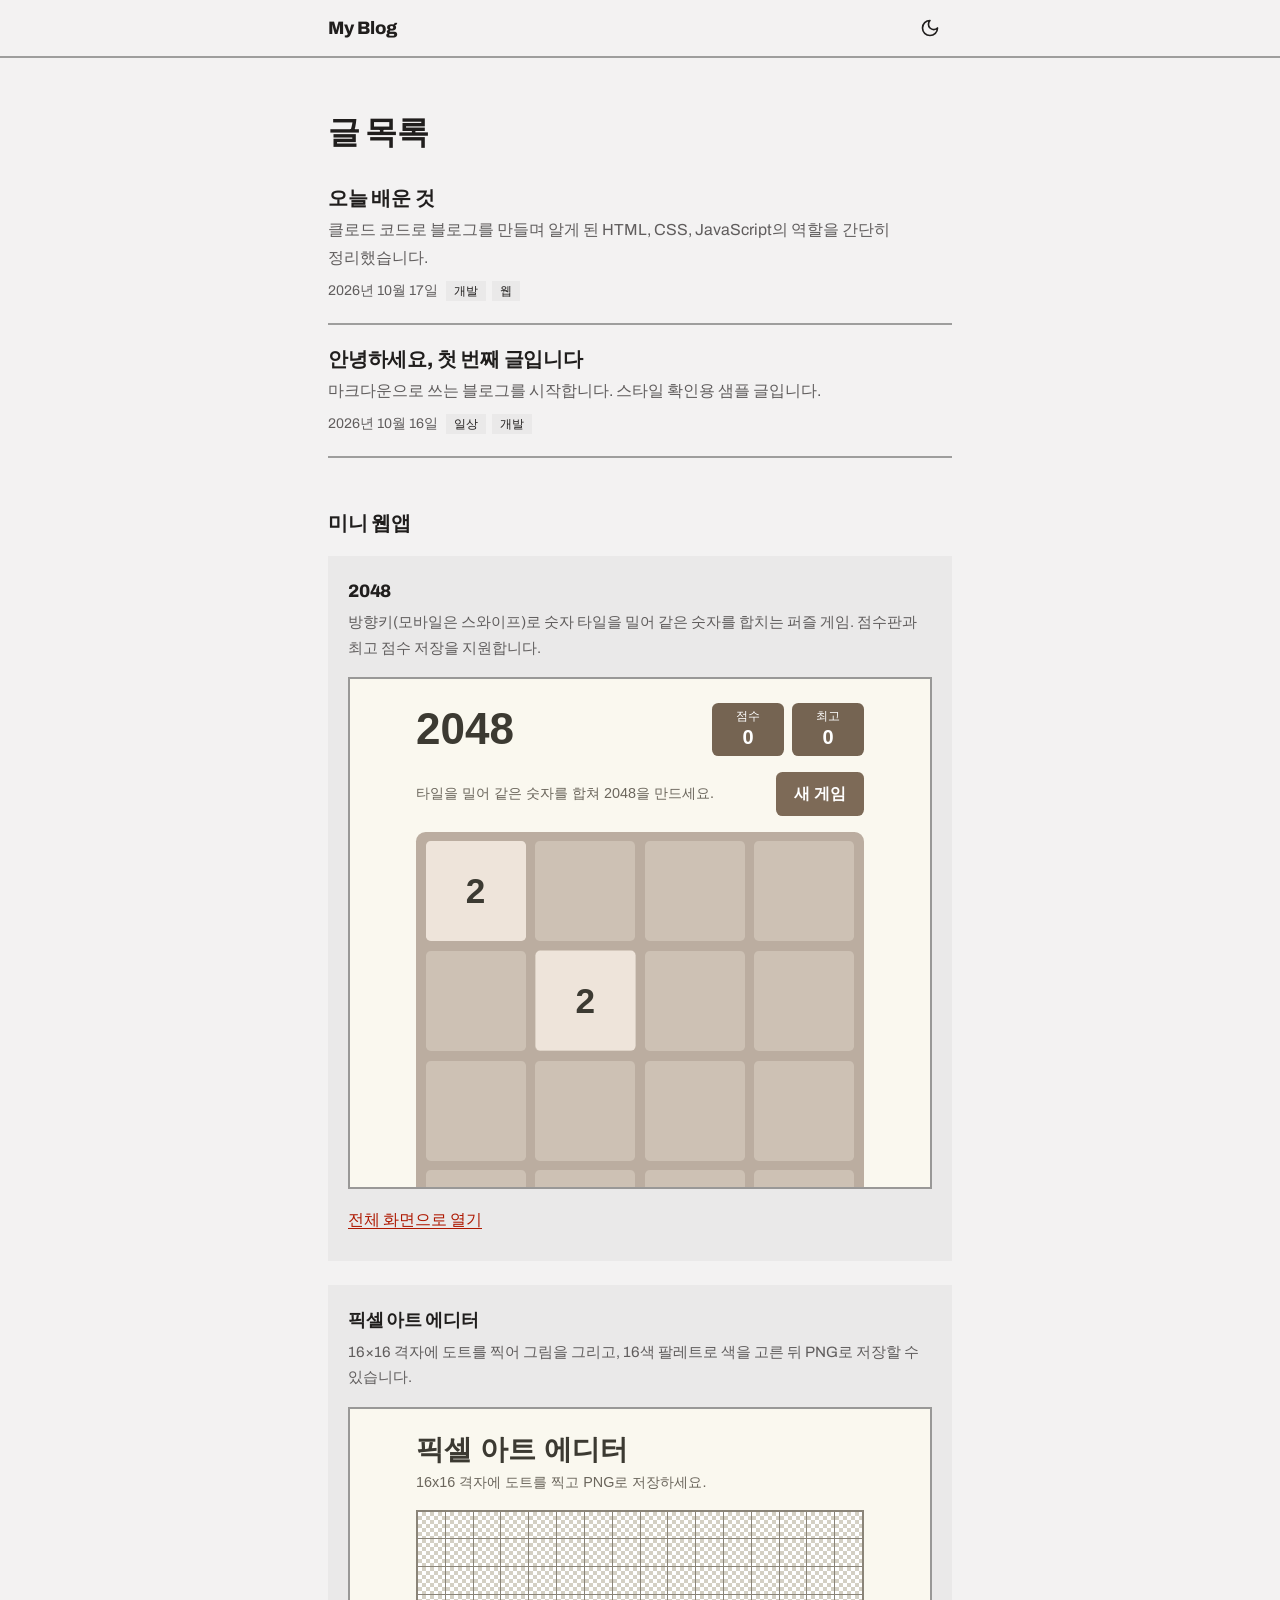
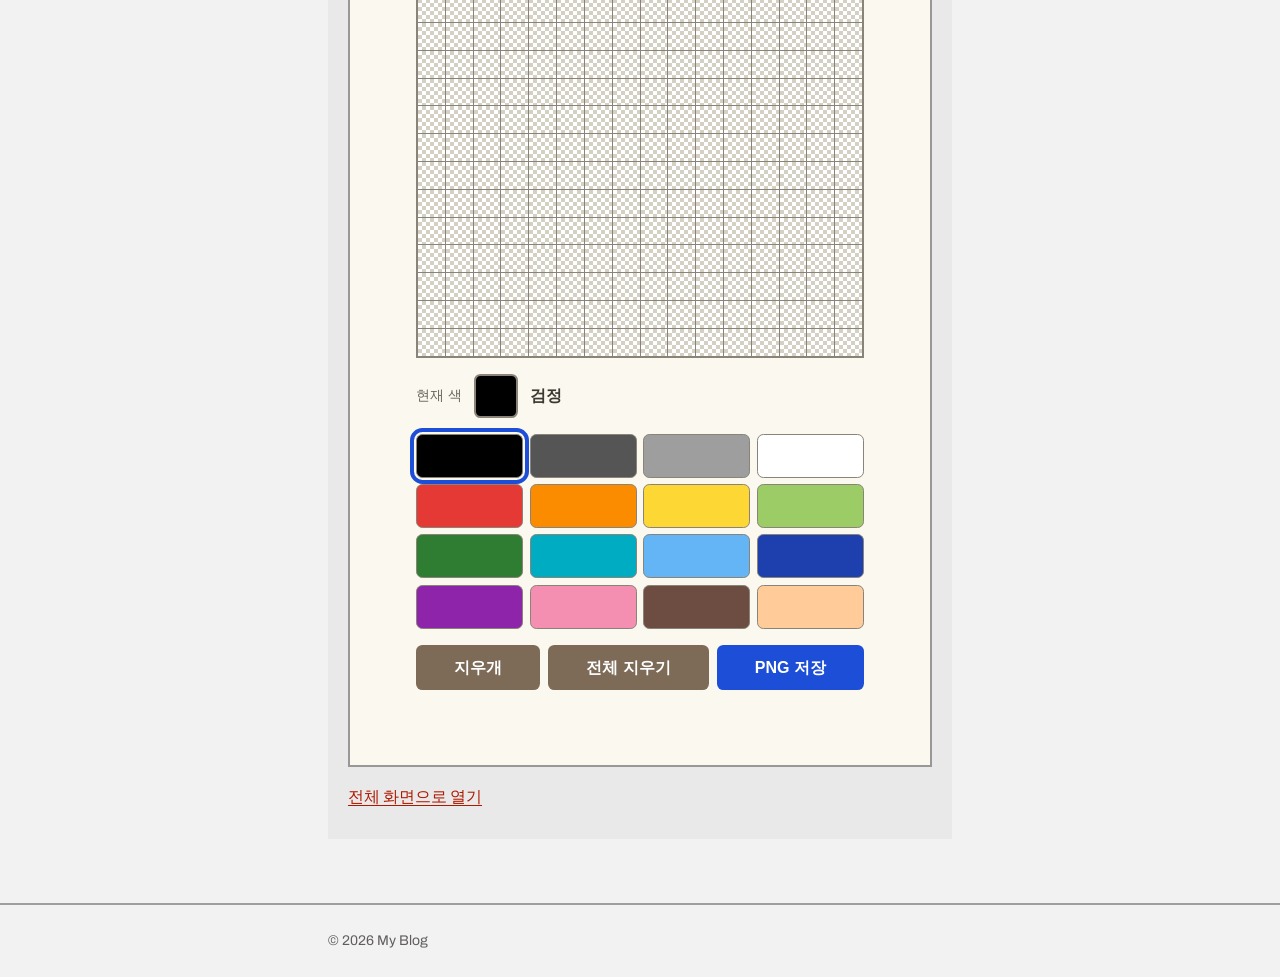
<file: index.html>
<!DOCTYPE html>
<html lang="ko">
<head>
  <meta charset="utf-8">
  <meta name="viewport" content="width=device-width, initial-scale=1">
  <title>My Blog</title>
  <meta name="description" content="마크다운으로 쓰는 블로그">
  <link rel="icon" href="assets/favicon.svg" type="image/svg+xml">
  <script>
    // FOUC 방지: 렌더링 전에 저장된 테마를 적용한다.
    (function () {
      try {
        var t = localStorage.getItem('theme');
        if (t === 'dark' || t === 'light') document.documentElement.dataset.theme = t;
      } catch (e) {}
    })();
  </script>
  <link rel="preconnect" href="https://fonts.googleapis.com">
  <link rel="preconnect" href="https://fonts.gstatic.com" crossorigin>
  <link rel="stylesheet" href="https://fonts.googleapis.com/css2?family=Archivo:wght@400;600;800&display=swap">
  <link rel="stylesheet" href="css/base.css">
  <link rel="stylesheet" href="css/layout.css">
  <link rel="stylesheet" href="css/post.css">
</head>
<body>
  <header class="site-header">
    <div class="container site-header__inner">
      <a class="site-title" href="#/">My Blog</a>
      <button class="theme-toggle" id="theme-toggle" type="button" aria-label="테마 전환">
        <span aria-hidden="true" class="theme-toggle__icon"></span>
      </button>
    </div>
  </header>

  <main class="container" id="app" aria-live="polite"></main>

  <section class="container apps" aria-labelledby="apps-title">
    <h2 class="apps__heading" id="apps-title">미니 웹앱</h2>
    <article class="app-card">
      <h3 class="app-card__title">2048</h3>
      <p class="app-card__desc">방향키(모바일은 스와이프)로 숫자 타일을 밀어 같은 숫자를 합치는 퍼즐 게임. 점수판과 최고 점수 저장을 지원합니다.</p>
      <iframe class="app-card__frame" src="apps/2048/" title="2048 게임 미리보기" loading="lazy"></iframe>
      <a class="app-card__link" href="apps/2048/">전체 화면으로 열기</a>
    </article>
    <article class="app-card">
      <h3 class="app-card__title">픽셀 아트 에디터</h3>
      <p class="app-card__desc">16×16 격자에 도트를 찍어 그림을 그리고, 16색 팔레트로 색을 고른 뒤 PNG로 저장할 수 있습니다.</p>
      <iframe class="app-card__frame app-card__frame--tall" src="apps/pixel-editor/" title="픽셀 아트 에디터 미리보기" loading="lazy"></iframe>
      <a class="app-card__link" href="apps/pixel-editor/">전체 화면으로 열기</a>
    </article>
  </section>

  <footer class="site-footer">
    <div class="container">© <span id="year"></span> My Blog</div>
  </footer>

  <script src="js/vendor/marked.min.js"></script>
  <script type="module" src="js/main.js"></script>
</body>
</html>
</file>
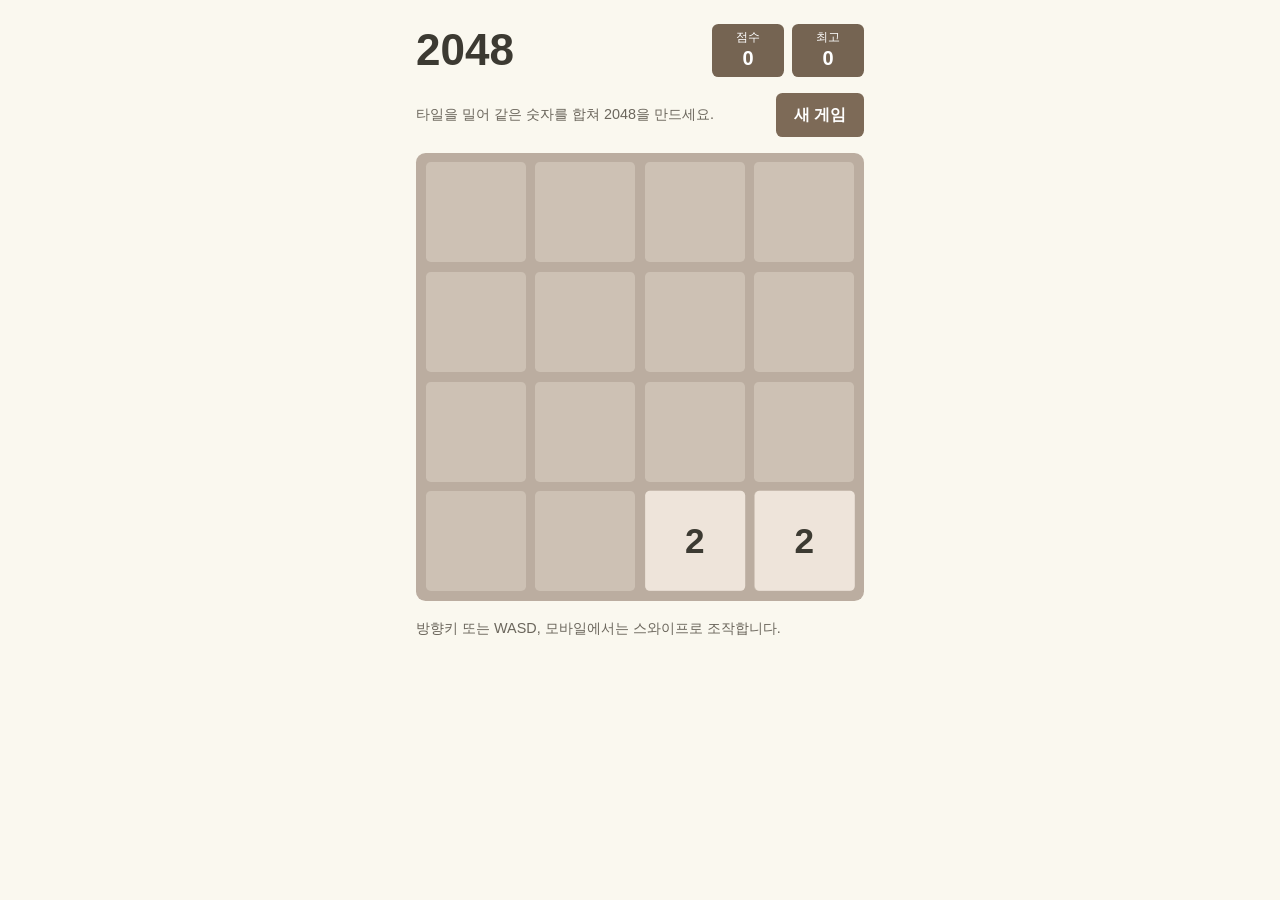
<file: apps/2048/index.html>
<!doctype html>
<html lang="ko">
<head>
  <meta charset="utf-8">
  <meta name="viewport" content="width=device-width, initial-scale=1">
  <meta name="color-scheme" content="light dark">
  <title>2048</title>
  <link rel="stylesheet" href="style.css">
</head>
<body>
  <main class="app">
    <header class="app__header">
      <h1 class="app__title">2048</h1>
      <div class="scores" aria-live="polite">
        <div class="scores__box">
          <span class="scores__label">점수</span>
          <span class="scores__value" id="score">0</span>
        </div>
        <div class="scores__box">
          <span class="scores__label">최고</span>
          <span class="scores__value" id="best">0</span>
        </div>
      </div>
    </header>

    <div class="toolbar">
      <p class="toolbar__hint">타일을 밀어 같은 숫자를 합쳐 2048을 만드세요.</p>
      <button type="button" class="btn" id="new-game" aria-label="새 게임 시작">새 게임</button>
    </div>

    <section class="board" id="board" aria-label="게임 보드">
      <div class="board__cells" id="cells"></div>
      <div class="board__tiles" id="tiles"></div>

      <div class="overlay" id="overlay" role="dialog" aria-modal="true" aria-labelledby="overlay-title" hidden>
        <h2 class="overlay__title" id="overlay-title"></h2>
        <div class="overlay__actions">
          <button type="button" class="btn" id="overlay-continue" aria-label="계속하기" hidden>계속하기</button>
          <button type="button" class="btn btn--primary" id="overlay-new" aria-label="새 게임 시작">새 게임</button>
        </div>
      </div>
    </section>

    <p class="help">방향키 또는 WASD, 모바일에서는 스와이프로 조작합니다.</p>
  </main>
  <script type="module" src="ui.js"></script>
</body>
</html>
</file>
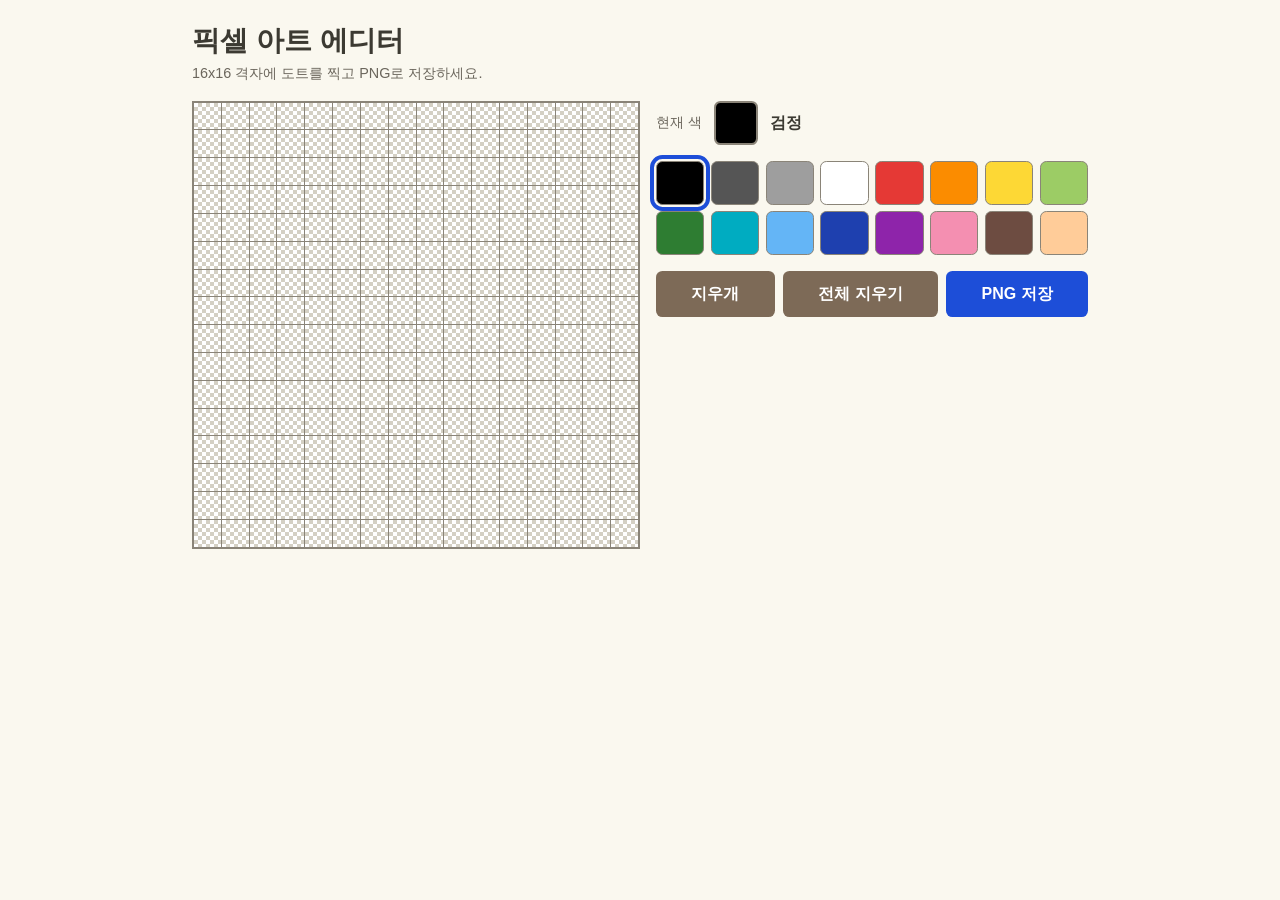
<file: apps/pixel-editor/index.html>
<!doctype html>
<html lang="ko">
<head>
  <meta charset="utf-8">
  <meta name="viewport" content="width=device-width, initial-scale=1">
  <meta name="color-scheme" content="light dark">
  <title>픽셀 아트 에디터</title>
  <link rel="stylesheet" href="style.css">
</head>
<body>
  <main class="app">
    <header class="app__header">
      <h1 class="app__title">픽셀 아트 에디터</h1>
      <p class="app__desc">16x16 격자에 도트를 찍고 PNG로 저장하세요.</p>
    </header>

    <div class="editor">
      <section class="canvas" id="grid" aria-label="그리기 격자 16x16"></section>

      <section class="panel" aria-label="도구">
        <div class="current">
          <span class="current__label">현재 색</span>
          <span class="current__preview" id="current" role="img" aria-label="현재 색: 검정"></span>
          <span class="current__name" id="current-name">검정</span>
        </div>

        <div class="palette" id="palette" role="group" aria-label="색상 팔레트"></div>

        <div class="tools">
          <button type="button" class="btn btn--tool" id="eraser" aria-label="지우개" aria-pressed="false">지우개</button>
          <button type="button" class="btn" id="clear" aria-label="전체 지우기">전체 지우기</button>
          <button type="button" class="btn btn--primary" id="save" aria-label="PNG로 저장">PNG 저장</button>
        </div>
      </section>
    </div>
  </main>
  <script type="module" src="ui.js"></script>
</body>
</html>
</file>
<file: css/base.css>
/* Modernist 디자인 시스템 토큰. 다크는 같은 구조로 직접 만든 변형이다. */
:root {
  --bg: #f3f2f2;
  --fg: #201e1d;
  --muted: #605d5d;
  /* 2px 굵은 구분선·테두리에 쓰는 선 색 */
  --border: color-mix(in srgb, var(--fg) 40%, transparent);
  --accent: #ec3013;
  /* 본문 크기 텍스트는 강조색 그대로면 대비가 모자라 진한 단계를 쓴다 */
  --accent-text: #ae1800;
  --code-bg: #eae9e9;
  --card-bg: #eae9e9;
  --font-sans: Archivo, Pretendard, -apple-system, BlinkMacSystemFont, "Segoe UI", "Apple SD Gothic Neo", "Malgun Gothic", "Noto Sans KR", sans-serif;
  --font-heading-weight: 800;
  --font-mono: ui-monospace, SFMono-Regular, Menlo, Consolas, "D2Coding", monospace;
  --rule: 2px;
  color-scheme: light;
}

@media (prefers-color-scheme: dark) {
  :root:not([data-theme="light"]) {
    --bg: #201e1d;
    --fg: #f3f2f2;
    --muted: #bab6b6;
    --accent: #ff563c;
    --accent-text: #ff7a63;
    --code-bg: #2d2b2b;
    --card-bg: #2d2b2b;
    color-scheme: dark;
  }
}

:root[data-theme="dark"] {
  --bg: #201e1d;
  --fg: #f3f2f2;
  --muted: #bab6b6;
  --accent: #ff563c;
  --accent-text: #ff7a63;
  --code-bg: #2d2b2b;
  --card-bg: #2d2b2b;
  color-scheme: dark;
}

*, *::before, *::after { box-sizing: border-box; }

html { -webkit-text-size-adjust: 100%; }

body {
  margin: 0;
  background: var(--bg);
  color: var(--fg);
  font-family: var(--font-sans);
  font-size: 1rem;
  line-height: 1.7;
  word-break: keep-all;
  overflow-wrap: anywhere;
  -webkit-font-smoothing: antialiased;
}

h1, h2, h3, h4, h5, h6 {
  font-family: var(--font-sans);
  font-weight: var(--font-heading-weight);
  letter-spacing: -0.01em;
}

a { color: var(--accent-text); text-underline-offset: 3px; }

img { max-width: 100%; height: auto; }

button { font: inherit; color: inherit; }

::selection { background: color-mix(in srgb, var(--accent) 30%, transparent); }

:focus-visible { outline: 2px solid var(--accent); outline-offset: 2px; }
</file>
<file: css/layout.css>
.container {
  width: 100%;
  max-width: 42rem;
  margin-inline: auto;
  padding-inline: 1rem;
}

.site-header {
  border-bottom: var(--rule) solid var(--border);
  position: sticky;
  top: 0;
  background: var(--bg);
  z-index: 10;
}

.site-header__inner {
  display: flex;
  align-items: center;
  justify-content: space-between;
  min-height: 3.5rem;
}

.site-title {
  color: var(--fg);
  font-weight: var(--font-heading-weight);
  font-size: 1.125rem;
  text-decoration: none;
}
.site-title:hover { color: var(--accent-text); }

.theme-toggle {
  display: inline-flex;
  align-items: center;
  justify-content: center;
  width: 44px;
  height: 44px;
  border: 0;
  border-radius: 0;
  background: transparent;
  cursor: pointer;
}
.theme-toggle:hover { background: var(--code-bg); }

/* Lucide moon / sun (ISC). currentColor 마스크로 그려 테마 색을 따른다. */
.theme-toggle__icon {
  width: 20px;
  height: 20px;
  background: currentColor;
  -webkit-mask: var(--icon) center / contain no-repeat;
  mask: var(--icon) center / contain no-repeat;
  --icon: url("data:image/svg+xml,%3Csvg xmlns='http://www.w3.org/2000/svg' viewBox='0 0 24 24' fill='none' stroke='black' stroke-width='2' stroke-linecap='round' stroke-linejoin='round'%3E%3Cpath d='M12 3a6 6 0 0 0 9 9 9 9 0 1 1-9-9Z'/%3E%3C/svg%3E");
}
:root[data-theme="dark"] .theme-toggle__icon {
  --icon: url("data:image/svg+xml,%3Csvg xmlns='http://www.w3.org/2000/svg' viewBox='0 0 24 24' fill='none' stroke='black' stroke-width='2' stroke-linecap='round' stroke-linejoin='round'%3E%3Ccircle cx='12' cy='12' r='4'/%3E%3Cpath d='M12 2v2M12 20v2m-7.07-17.07 1.41 1.41m11.32 11.32 1.41 1.41M2 12h2m16 0h2M6.34 17.66l-1.41 1.41M19.07 4.93l-1.41 1.41'/%3E%3C/svg%3E");
}
@media (prefers-color-scheme: dark) {
  :root:not([data-theme="light"]) .theme-toggle__icon {
    --icon: url("data:image/svg+xml,%3Csvg xmlns='http://www.w3.org/2000/svg' viewBox='0 0 24 24' fill='none' stroke='black' stroke-width='2' stroke-linecap='round' stroke-linejoin='round'%3E%3Ccircle cx='12' cy='12' r='4'/%3E%3Cpath d='M12 2v2M12 20v2m-7.07-17.07 1.41 1.41m11.32 11.32 1.41 1.41M2 12h2m16 0h2M6.34 17.66l-1.41 1.41M19.07 4.93l-1.41 1.41'/%3E%3C/svg%3E");
  }
}

#app { padding-block: 2rem 3rem; min-height: 60vh; }

.page-title { font-size: 1.75rem; margin: 0 0 1.5rem; }

.post-list { list-style: none; margin: 0; padding: 0; }

.post-card {
  padding: 1.25rem 0;
  border-bottom: var(--rule) solid var(--border);
}
.post-card:first-child { padding-top: 0; }

.post-card__title {
  margin: 0 0 .25rem;
  font-size: 1.25rem;
  line-height: 1.4;
}
.post-card__title a { color: var(--fg); text-decoration: none; }
.post-card__title a:hover { color: var(--accent-text); }

.post-card__summary { margin: .25rem 0 .5rem; color: var(--muted); }

.meta { color: var(--muted); font-size: .875rem; }

.tags { display: inline-flex; flex-wrap: wrap; gap: .375rem; margin-left: .5rem; }
.tag {
  padding: 0 .5rem;
  border-radius: 0;
  font-size: .75rem;
  background: var(--code-bg);
  color: var(--fg);
}

.back-link {
  display: inline-block;
  margin-bottom: 1.5rem;
  color: var(--muted);
  text-decoration: none;
  min-height: 44px;
  line-height: 44px;
}
.back-link:hover { color: var(--accent-text); }

.notice { padding: 3rem 0; color: var(--muted); }

.site-footer {
  border-top: var(--rule) solid var(--border);
  padding-block: 1.5rem;
  color: var(--muted);
  font-size: .875rem;
}

/* 미니 웹앱 섹션은 글 목록 화면에서만 보인다 (#app은 JS가 통째로 다시 그리므로 밖에 둔다). */
.apps { display: none; padding-block: 2rem 3rem; }
body:has(.post-list) .apps { display: block; }
body:has(.post-list) #app { min-height: 0; padding-bottom: 0; }

.apps__heading { margin: 0 0 1rem; font-size: 1.25rem; }

.app-card {
  padding: 1.25rem;
  border-radius: 0;
  background: var(--card-bg);
}
.app-card__title { margin: 0 0 .25rem; font-size: 1.125rem; }
.app-card__desc { margin: 0 0 1rem; color: var(--muted); font-size: .9375rem; }
.app-card__frame {
  display: block;
  width: 100%;
  height: 32rem;
  border: var(--rule) solid var(--border);
  border-radius: 0;
}
.app-card + .app-card { margin-top: 1.5rem; }
.app-card__frame--tall { height: 60rem; }
.app-card__link {
  display: inline-flex;
  align-items: center;
  min-height: 44px;
  margin-top: .5rem;
}

@media (min-width: 640px) {
  .container { padding-inline: 1.5rem; }
  #app { padding-block: 3rem 4rem; }
  .page-title { font-size: 2rem; }
  .apps { padding-block: 3rem 4rem; }
}
</file>
<file: css/post.css>
.post__header { margin-bottom: 2rem; }
.post__title { font-size: 1.75rem; line-height: 1.3; margin: 0 0 .5rem; }

.prose { font-size: 1.0625rem; line-height: 1.8; }

.prose > :first-child { margin-top: 0; }

.prose h2, .prose h3, .prose h4 { line-height: 1.35; margin: 2.2em 0 .6em; }
.prose h2 { font-size: 1.4rem; padding-bottom: .3em; border-bottom: var(--rule) solid var(--border); }
.prose h3 { font-size: 1.2rem; }
.prose h4 { font-size: 1.05rem; }

.prose p, .prose ul, .prose ol, .prose pre, .prose table, .prose blockquote { margin: 0 0 1.2em; }

.prose ul, .prose ol { padding-left: 1.5em; }
.prose li + li { margin-top: .25em; }

.prose blockquote {
  padding: .1em 1em;
  border-left: var(--rule) solid var(--accent);
  color: var(--muted);
  background: var(--card-bg);
}
.prose blockquote > :last-child { margin-bottom: 0; }

.prose code {
  font-family: var(--font-mono);
  font-size: .9em;
  padding: .15em .4em;
  border-radius: 0;
  background: var(--code-bg);
  word-break: break-all;
}

.prose pre {
  overflow-x: auto;
  padding: 1rem;
  border-radius: 0;
  background: var(--code-bg);
  line-height: 1.55;
  -webkit-overflow-scrolling: touch;
}
.prose pre code { padding: 0; background: none; font-size: .875rem; word-break: normal; overflow-wrap: normal; }

.prose table {
  display: block;
  width: max-content;
  max-width: 100%;
  overflow-x: auto;
  border-collapse: collapse;
}
.prose th, .prose td { padding: .5rem .75rem; border: 0; border-bottom: 1px solid var(--border); text-align: left; }
.prose th { background: var(--code-bg); border-bottom: var(--rule) solid var(--border); }

/* 디자인 시스템 규칙: 사진은 흑백으로, 가운데 정렬 없이 왼쪽에 붙인다. */
.prose img { display: block; margin: 1.5em 0; border-radius: 0; filter: grayscale(1) contrast(1.08); }

.prose hr { border: 0; border-top: var(--rule) solid var(--border); margin: 2em 0; }

@media (min-width: 640px) {
  .post__title { font-size: 2.125rem; }
  .prose h2 { font-size: 1.6rem; }
}
</file>
<file: apps/2048/style.css>
:root {
  --bg: #faf8ef;
  --fg: #3c3a32;
  --muted: #6b665c;
  --board-bg: #bbada0;
  --cell-bg: #cdc1b4;
  --btn-bg: #7d6a57;
  --score-bg: #756452;
  --btn-fg: #ffffff;
  --overlay-bg: rgba(250, 248, 239, 0.85);
  --gap: 0.6rem;

  --t2-bg: #eee4da;    --t2-fg: #3c3a32;
  --t4-bg: #ede0c8;    --t4-fg: #3c3a32;
  --t8-bg: #b4561d;    --t8-fg: #ffffff;
  --t16-bg: #b8481f;   --t16-fg: #ffffff;
  --t32-bg: #b83a2c;   --t32-fg: #ffffff;
  --t64-bg: #b32d1a;   --t64-fg: #ffffff;
  --t128-bg: #8a7a1c;  --t128-fg: #ffffff;
  --t256-bg: #7f7219;  --t256-fg: #ffffff;
  --t512-bg: #756915;  --t512-fg: #ffffff;
  --t1024-bg: #6a6012; --t1024-fg: #ffffff;
  --t2048-bg: #5e560e; --t2048-fg: #ffffff;
  --tsuper-bg: #2b2a26; --tsuper-fg: #ffffff;
}

@media (prefers-color-scheme: dark) {
  :root {
    --bg: #1c1b19;
    --fg: #ece8df;
    --muted: #a8a295;
    --board-bg: #3a3631;
    --cell-bg: #4a453e;
    --btn-bg: #a88a6f;
    --score-bg: #3a3631;
    --btn-fg: #1c1b19;
    --overlay-bg: rgba(28, 27, 25, 0.85);

    --t2-bg: #6b6358;    --t2-fg: #ffffff;
    --t4-bg: #7a6c55;    --t4-fg: #ffffff;
    --t8-bg: #a34e1a;
    --t16-bg: #a84120;
    --t32-bg: #a8352a;
    --t64-bg: #a52a1a;
    --t128-bg: #7d6f1a;
    --t256-bg: #736717;
    --t512-bg: #695e14;
    --t1024-bg: #5f5611;
    --t2048-bg: #544d0e;
    --tsuper-bg: #0f0f0e;
  }
}

*, *::before, *::after { box-sizing: border-box; }

html { -webkit-text-size-adjust: 100%; }

body {
  margin: 0;
  background: var(--bg);
  color: var(--fg);
  font-family: Pretendard, -apple-system, BlinkMacSystemFont, "Segoe UI", "Malgun Gothic", sans-serif;
  line-height: 1.6;
  overflow-x: hidden;
}

.app {
  width: min(92vw, 28rem);
  margin-inline: auto;
  padding-block: 1.5rem 2rem;
}

.app__header {
  display: flex;
  align-items: center;
  justify-content: space-between;
  gap: 1rem;
}

.app__title {
  margin: 0;
  font-size: 2.75rem;
  line-height: 1;
}

.scores { display: flex; gap: 0.5rem; }

.scores__box {
  min-width: 4.5rem;
  padding: 0.35rem 0.75rem;
  border-radius: 0.4rem;
  background: var(--score-bg);
  color: #ffffff;
  text-align: center;
  display: flex;
  flex-direction: column;
  line-height: 1.3;
}

.scores__label { font-size: 0.75rem; }
.scores__value { font-size: 1.25rem; font-weight: 700; }

.toolbar {
  display: flex;
  align-items: center;
  justify-content: space-between;
  gap: 1rem;
  margin-block: 1rem;
}

.toolbar__hint { margin: 0; color: var(--muted); font-size: 0.9rem; word-break: keep-all; }

.btn {
  min-height: 44px;
  padding: 0.5rem 1.1rem;
  border: 0;
  border-radius: 0.4rem;
  background: var(--btn-bg);
  color: var(--btn-fg);
  font: inherit;
  font-weight: 700;
  cursor: pointer;
  white-space: nowrap;
}

.btn:focus-visible { outline: 3px solid var(--fg); outline-offset: 2px; }

.board {
  position: relative;
  width: 100%;
  aspect-ratio: 1;
  padding: var(--gap);
  border-radius: 0.6rem;
  background: var(--board-bg);
  touch-action: none;
  user-select: none;
}

.board__cells,
.board__tiles {
  position: absolute;
  inset: var(--gap);
}

.board__cells {
  display: grid;
  grid-template: repeat(4, 1fr) / repeat(4, 1fr);
  gap: var(--gap);
}

.board__cells div { border-radius: 0.3rem; background: var(--cell-bg); }

.tile {
  --r: 0;
  --c: 0;
  position: absolute;
  top: 0;
  left: 0;
  width: calc((100% - 3 * var(--gap)) / 4);
  height: calc((100% - 3 * var(--gap)) / 4);
  /* translate의 %는 타일 자신의 크기 기준이라 칸+간격 단위로 이동한다 */
  transform: translate(calc(var(--c) * (100% + var(--gap))), calc(var(--r) * (100% + var(--gap))));
  transition: transform 100ms ease-in-out;
}

.tile__inner {
  display: flex;
  align-items: center;
  justify-content: center;
  width: 100%;
  height: 100%;
  border-radius: 0.3rem;
  background: var(--tsuper-bg);
  color: var(--tsuper-fg);
  font-size: clamp(1.4rem, 8vw, 2.2rem);
  font-weight: 700;
}

.tile--new .tile__inner { animation: pop 150ms ease-out; }
.tile--merged .tile__inner { animation: pulse 150ms ease-out; }

.tile--2 .tile__inner { background: var(--t2-bg); color: var(--t2-fg); }
.tile--4 .tile__inner { background: var(--t4-bg); color: var(--t4-fg); }
.tile--8 .tile__inner { background: var(--t8-bg); color: var(--t8-fg); }
.tile--16 .tile__inner { background: var(--t16-bg); color: var(--t16-fg); }
.tile--32 .tile__inner { background: var(--t32-bg); color: var(--t32-fg); }
.tile--64 .tile__inner { background: var(--t64-bg); color: var(--t64-fg); }
.tile--128 .tile__inner { background: var(--t128-bg); color: var(--t128-fg); font-size: clamp(1.15rem, 6.5vw, 1.8rem); }
.tile--256 .tile__inner { background: var(--t256-bg); color: var(--t256-fg); font-size: clamp(1.15rem, 6.5vw, 1.8rem); }
.tile--512 .tile__inner { background: var(--t512-bg); color: var(--t512-fg); font-size: clamp(1.15rem, 6.5vw, 1.8rem); }
.tile--1024 .tile__inner { background: var(--t1024-bg); color: var(--t1024-fg); font-size: clamp(0.95rem, 5.2vw, 1.5rem); }
.tile--2048 .tile__inner { background: var(--t2048-bg); color: var(--t2048-fg); font-size: clamp(0.95rem, 5.2vw, 1.5rem); }
.tile--super .tile__inner { font-size: clamp(0.8rem, 4.4vw, 1.25rem); }

@keyframes pop {
  from { transform: scale(0); }
  to { transform: scale(1); }
}

@keyframes pulse {
  50% { transform: scale(1.12); }
}

.overlay {
  position: absolute;
  inset: 0;
  z-index: 2;
  display: flex;
  flex-direction: column;
  align-items: center;
  justify-content: center;
  gap: 1rem;
  border-radius: 0.6rem;
  background: var(--overlay-bg);
  text-align: center;
}

.overlay[hidden] { display: none; }
.overlay__title { margin: 0; font-size: 2rem; }
.overlay__actions { display: flex; flex-wrap: wrap; justify-content: center; gap: 0.5rem; }
.btn[hidden] { display: none; }

.help { margin-block: 1rem 0; color: var(--muted); font-size: 0.9rem; word-break: keep-all; }

@media (prefers-reduced-motion: reduce) {
  .tile { transition: none; }
  .tile--new .tile__inner,
  .tile--merged .tile__inner { animation: none; }
}
</file>
<file: apps/pixel-editor/style.css>
:root {
  --bg: #faf8ef;
  --fg: #3c3a32;
  --muted: #6b665c;
  --border: #8a8478;
  --accent: #1d4ed8;
  --btn-bg: #7d6a57;
  --btn-fg: #ffffff;
  --primary-bg: #1d4ed8;
  --primary-fg: #ffffff;
  --check-a: #ffffff;
  --check-b: #d4d0c4;
  --gap: 1px;
}

@media (prefers-color-scheme: dark) {
  :root {
    --bg: #1c1b19;
    --fg: #ece8df;
    --muted: #a8a295;
    --border: #7d776b;
    --accent: #8ab4ff;
    --btn-bg: #a88a6f;
    --btn-fg: #1c1b19;
    --primary-bg: #8ab4ff;
    --primary-fg: #10131a;
    --check-a: #3a3631;
    --check-b: #2a2723;
  }
}

*, *::before, *::after { box-sizing: border-box; }

html { -webkit-text-size-adjust: 100%; }

body {
  margin: 0;
  background: var(--bg);
  color: var(--fg);
  font-family: Pretendard, -apple-system, BlinkMacSystemFont, "Segoe UI", "Malgun Gothic", sans-serif;
  line-height: 1.6;
  overflow-x: hidden;
}

.app {
  width: min(92vw, 28rem);
  margin-inline: auto;
  padding-block: 1.5rem 2rem;
}

.app__title { margin: 0; font-size: 1.75rem; line-height: 1.2; }
.app__desc { margin: 0.25rem 0 1rem; color: var(--muted); font-size: 0.9rem; word-break: keep-all; }

.editor { display: flex; flex-direction: column; gap: 1rem; }

/* 투명 셀을 체크무늬로 보여 주고, 셀 사이 gap으로 격자선을 표현한다 */
.canvas {
  display: grid;
  grid-template: repeat(16, 1fr) / repeat(16, 1fr);
  gap: var(--gap);
  width: 100%;
  aspect-ratio: 1;
  padding: var(--gap);
  border: 1px solid var(--border);
  background: var(--border);
  touch-action: none;
  user-select: none;
  -webkit-user-select: none;
  cursor: crosshair;
}

.canvas__cell {
  background-color: var(--check-a);
  background-image:
    linear-gradient(45deg, var(--check-b) 25%, transparent 25%, transparent 75%, var(--check-b) 75%),
    linear-gradient(45deg, var(--check-b) 25%, transparent 25%, transparent 75%, var(--check-b) 75%);
  background-size: 8px 8px;
  background-position: 0 0, 4px 4px;
}

/* 칠해진 셀은 체크무늬를 덮는다 */
.canvas__cell--filled { background-image: none; }

.panel { display: flex; flex-direction: column; gap: 1rem; }

.current { display: flex; align-items: center; gap: 0.75rem; }
.current__label { color: var(--muted); font-size: 0.9rem; }
.current__name { font-weight: 700; }

.current__preview {
  width: 44px;
  height: 44px;
  border: 2px solid var(--border);
  border-radius: 0.4rem;
  background-color: var(--check-a);
  background-image:
    linear-gradient(45deg, var(--check-b) 25%, transparent 25%, transparent 75%, var(--check-b) 75%),
    linear-gradient(45deg, var(--check-b) 25%, transparent 25%, transparent 75%, var(--check-b) 75%);
  background-size: 12px 12px;
  background-position: 0 0, 6px 6px;
}

.current__preview--filled { background-image: none; }

/* 좁은 폭에서도 스와치 너비 44px 이상을 지키려고 기본은 4열, 넓은 화면에서만 8열 */
.palette { display: grid; grid-template-columns: repeat(4, 1fr); gap: 0.4rem; }

.swatch {
  min-width: 0;
  min-height: 44px;
  padding: 0;
  border: 1px solid var(--border);
  border-radius: 0.4rem;
  cursor: pointer;
}

.swatch[aria-pressed="true"] {
  outline: 4px solid var(--accent);
  outline-offset: 2px;
}

.tools { display: flex; flex-wrap: wrap; gap: 0.5rem; }

.btn {
  flex: 1 1 auto;
  min-height: 44px;
  padding: 0.5rem 1.1rem;
  border: 2px solid transparent;
  border-radius: 0.4rem;
  background: var(--btn-bg);
  color: var(--btn-fg);
  font: inherit;
  font-weight: 700;
  cursor: pointer;
  white-space: nowrap;
}

.btn--primary { background: var(--primary-bg); color: var(--primary-fg); }

.btn[aria-pressed="true"] { outline: 4px solid var(--accent); outline-offset: 2px; }

.btn:focus-visible,
.swatch:focus-visible { outline: 3px solid var(--fg); outline-offset: 2px; }

@media (min-width: 48rem) {
  .app { width: min(92vw, 56rem); }
  .editor { flex-direction: row; align-items: flex-start; }
  .canvas { flex: 0 0 28rem; width: 28rem; }
  .panel { flex: 1; min-width: 0; }
}

@media (min-width: 64rem) {
  .palette { grid-template-columns: repeat(8, 1fr); }
}
</file>
